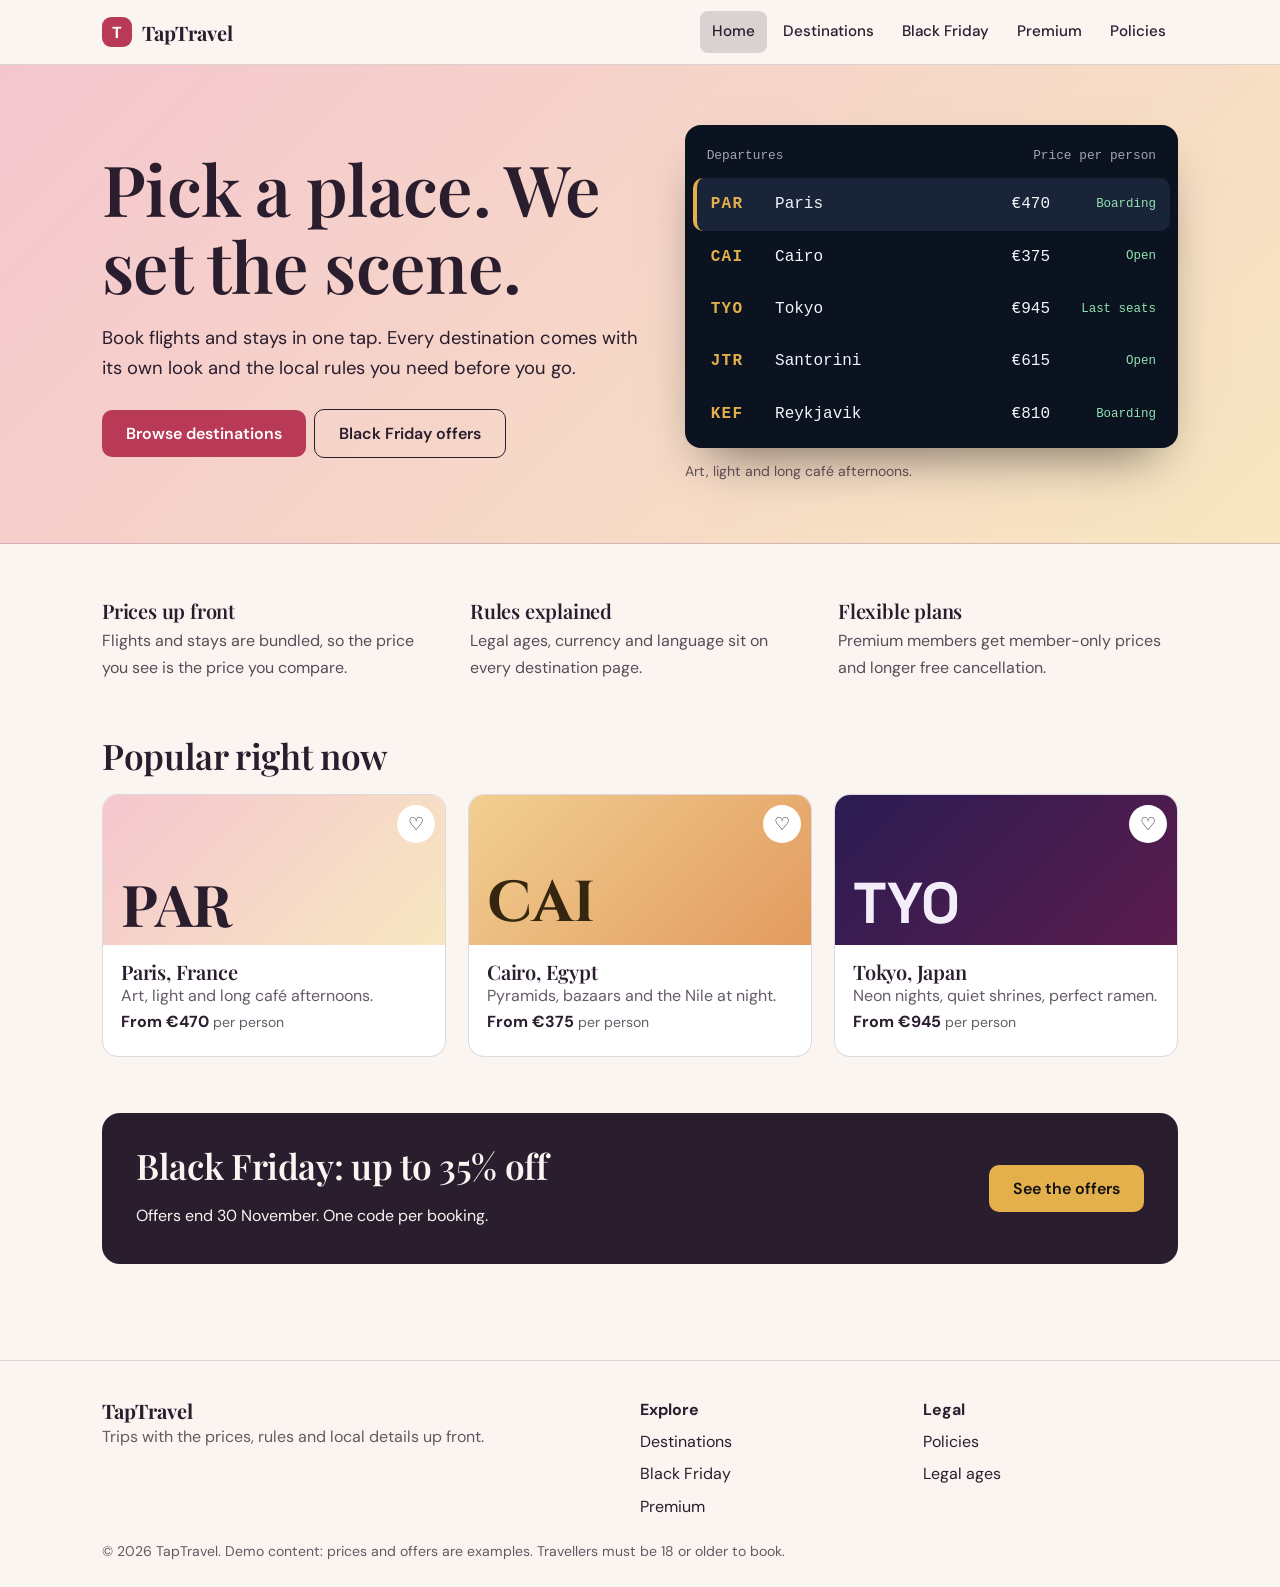
<file: taptravel-pro/taptravel-pro/index.html>
<!DOCTYPE html>
<html lang="en">
<head>
<meta charset="UTF-8">
<meta name="viewport" content="width=device-width, initial-scale=1">
<meta name="description" content="TapTravel: book trips with prices, rules and local details up front.">
<title>Book trips | TapTravel</title>
<link rel="preconnect" href="https://fonts.googleapis.com"><link rel="preconnect" href="https://fonts.gstatic.com" crossorigin>
<link href="https://fonts.googleapis.com/css2?family=Fraunces:wght@600;700&family=DM+Sans:wght@400;500;600&family=Playfair+Display:wght@600;700&family=Space+Grotesk:wght@500;700&family=Cinzel:wght@600;700&family=Syne:wght@600;700&display=swap" rel="stylesheet">
<link rel="stylesheet" href="css/style.css">
</head>
<body data-page="index">
<div id="hdr"></div>
<main>
<div class="hero"><div class="w">
  <div><h1>Pick a place. We set the scene.</h1>
  <p class="lead">Book flights and stays in one tap. Every destination comes with its own look and the local rules you need before you go.</p>
  <a class="btn" href="destinations.html">Browse destinations</a><a class="btn ghost" href="offers.html">Black Friday offers</a></div>
  <div><div class="board" role="list" aria-label="Departures"><div class="bh"><span>Departures</span><span>Price per person</span></div><div id="board"></div></div><p id="now" class="muted sm" aria-live="off" style="margin-top:12px"></p></div>
</div></div>
<section class="sec"><div class="w three">
  <div><h3>Prices up front</h3><p>Flights and stays are bundled, so the price you see is the price you compare.</p></div>
  <div><h3>Rules explained</h3><p>Legal ages, currency and language sit on every destination page.</p></div>
  <div><h3>Flexible plans</h3><p>Premium members get member-only prices and longer free cancellation.</p></div>
</div></section>
<section class="sec" style="padding-top:0"><div class="w"><h2>Popular right now</h2><div class="grid" id="pop"></div></div></section>
<section class="sec" style="padding-top:0"><div class="w"><div class="band"><div><h2>Black Friday: up to 35% off</h2><p>Offers end 30 November. One code per booking.</p></div><a class="btn y" href="offers.html">See the offers</a></div></div></section>
</main>
<div id="ftr"></div>
<script src="js/data.js"></script>
<script src="js/main.js"></script>
</body>
</html>
</file>
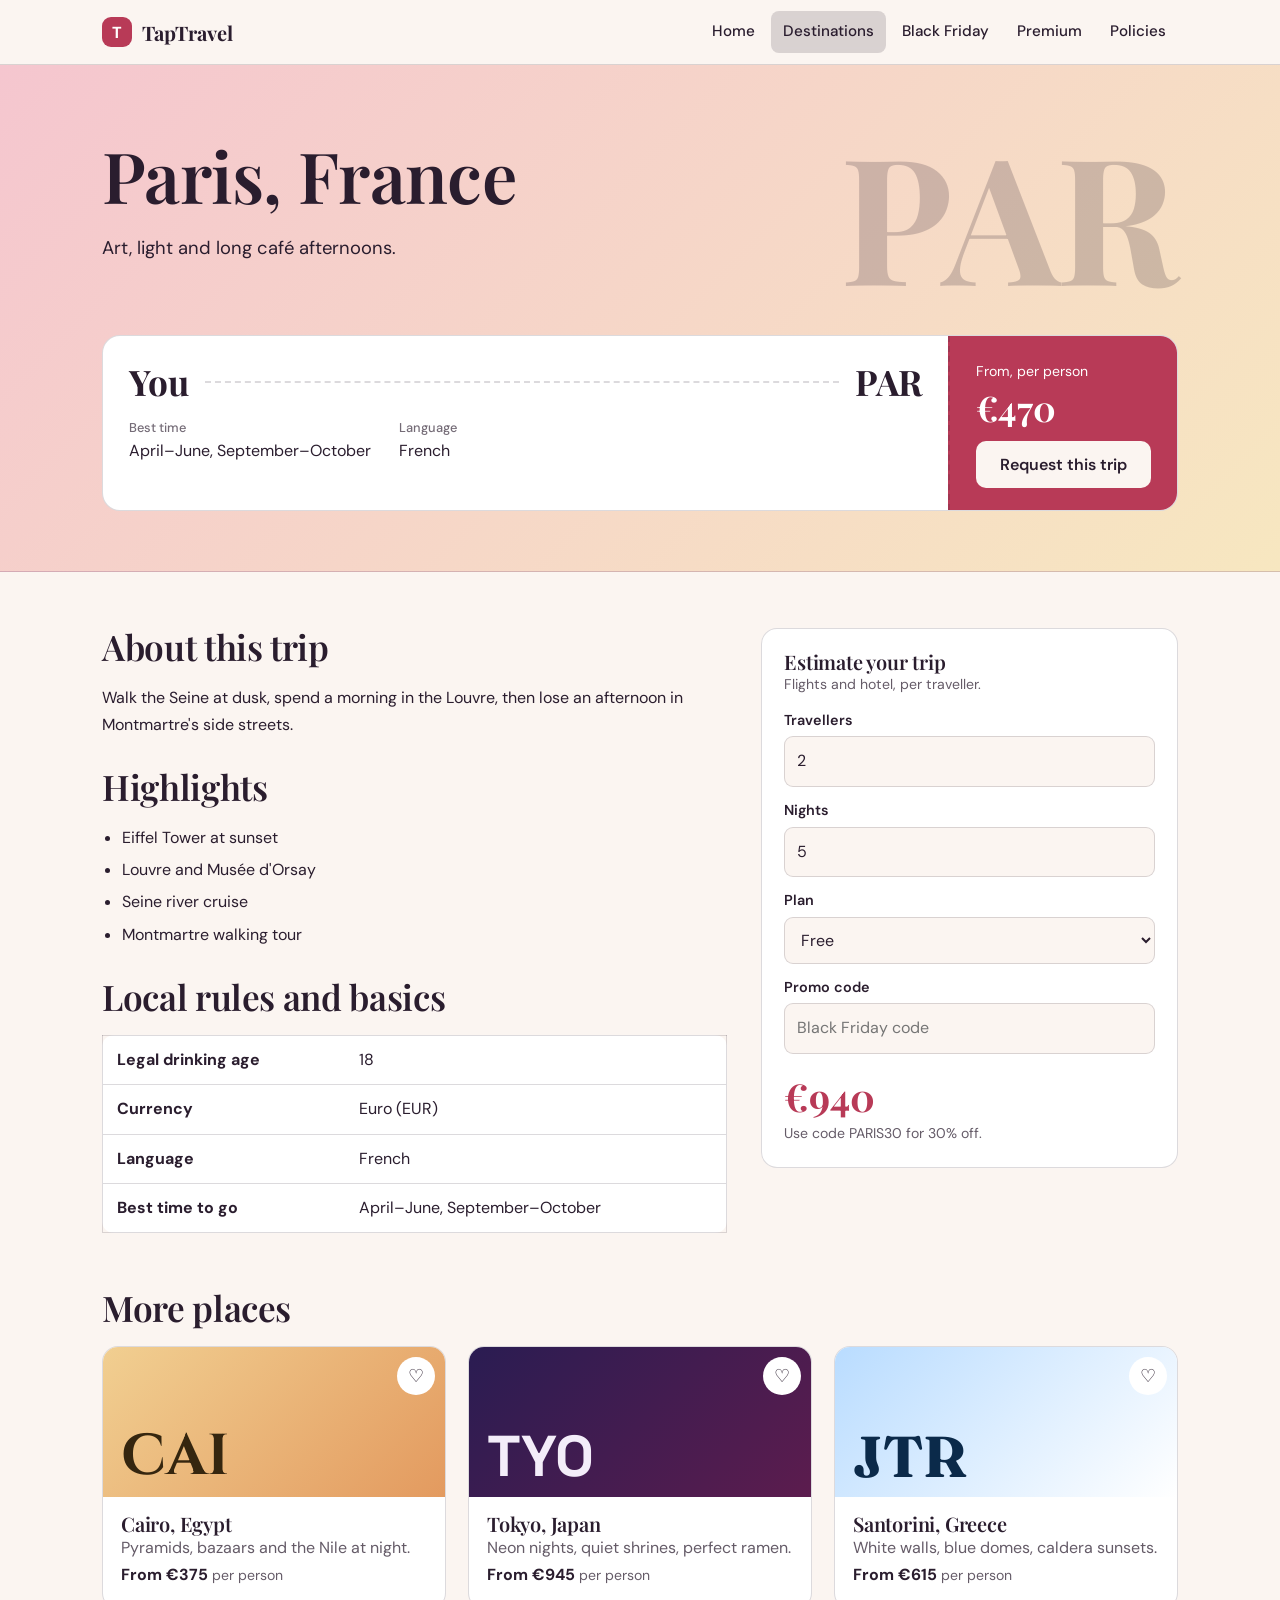
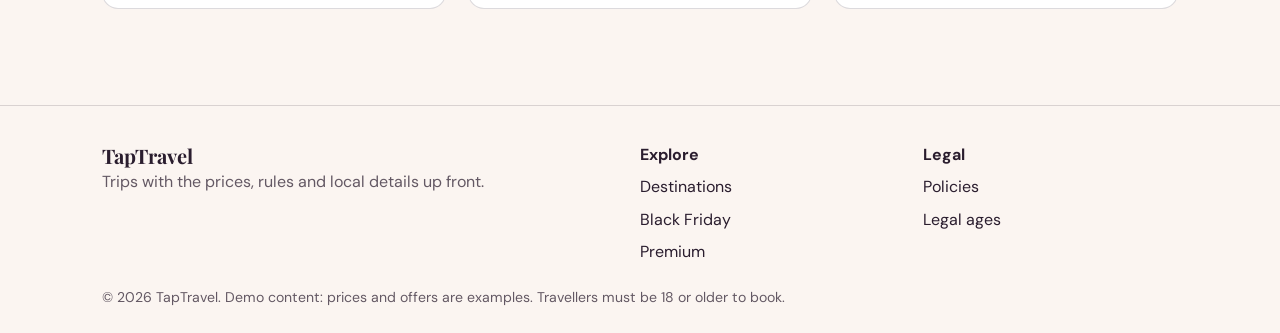
<file: taptravel-pro/taptravel-pro/destination.html>
<!DOCTYPE html>
<html lang="en">
<head>
<meta charset="UTF-8">
<meta name="viewport" content="width=device-width, initial-scale=1">
<meta name="description" content="TapTravel: book trips with prices, rules and local details up front.">
<title>Destination | TapTravel</title>
<link rel="preconnect" href="https://fonts.googleapis.com"><link rel="preconnect" href="https://fonts.gstatic.com" crossorigin>
<link href="https://fonts.googleapis.com/css2?family=Fraunces:wght@600;700&family=DM+Sans:wght@400;500;600&family=Playfair+Display:wght@600;700&family=Space+Grotesk:wght@500;700&family=Cinzel:wght@600;700&family=Syne:wght@600;700&display=swap" rel="stylesheet">
<link rel="stylesheet" href="css/style.css">
</head>
<body data-page="destination">
<div id="hdr"></div>
<main>
<div class="hero"><div class="w"><div><h1 id="name"></h1><p class="lead" id="tag"></p></div><div class="wm" id="wm" aria-hidden="true"></div></div>
<div class="w" style="display:block"><div class="ticket"><div><div class="route"><span>You</span><i></i><span id="dest"></span></div>
<div class="facts"><div><b>Best time</b><span id="best"></span></div><div><b>Language</b><span id="lang"></span></div></div></div>
<div class="stub"><span class="sm">From, per person</span><div class="price" id="from"></div><button class="btn" id="open">Request this trip</button></div></div></div></div>
<section class="sec"><div class="w cols">
<div><h2>About this trip</h2><p id="about"></p><h2 style="margin-top:30px">Highlights</h2><ul class="clean" id="hi"></ul><h2 style="margin-top:30px">Local rules and basics</h2><table><tbody id="rules"></tbody></table></div>
<div class="panel" id="est"><h3>Estimate your trip</h3><p class="muted sm">Flights and hotel, per traveller.</p>
<label for="trav">Travellers</label><input id="trav" type="number" min="1" max="9" value="2">
<label for="nights">Nights</label><input id="nights" type="number" min="3" max="21" value="5">
<label for="plan">Plan</label><select id="plan"><option value="0">Free</option><option value="10">Explorer (10% off)</option><option value="15">Globetrotter (15% off)</option></select>
<label for="promo">Promo code</label><input id="promo" placeholder="Black Friday code">
<p class="total" id="total" style="margin-top:16px" aria-live="polite"></p><p class="sm muted" id="note"></p></div>
</div></section>
<section class="sec" style="padding-top:0"><div class="w"><h2>More places</h2><div class="grid" id="more"></div></div></section>
</main>
<dialog id="req"><form id="reqform"><h3>Request this trip</h3>
<label for="fname">Full name</label><input id="fname" required autocomplete="name">
<label for="email">Email</label><input id="email" type="email" required autocomplete="email">
<label for="dob">Date of birth (18+ to book)</label><input id="dob" type="date" required>
<p id="msg" role="status"></p><p style="margin-top:14px"><button class="btn">Send request</button> <button class="btn ghost" type="button" id="close">Close</button></p></form></dialog>
<div id="ftr"></div>
<script src="js/data.js"></script>
<script src="js/main.js"></script>
</body>
</html>
</file>
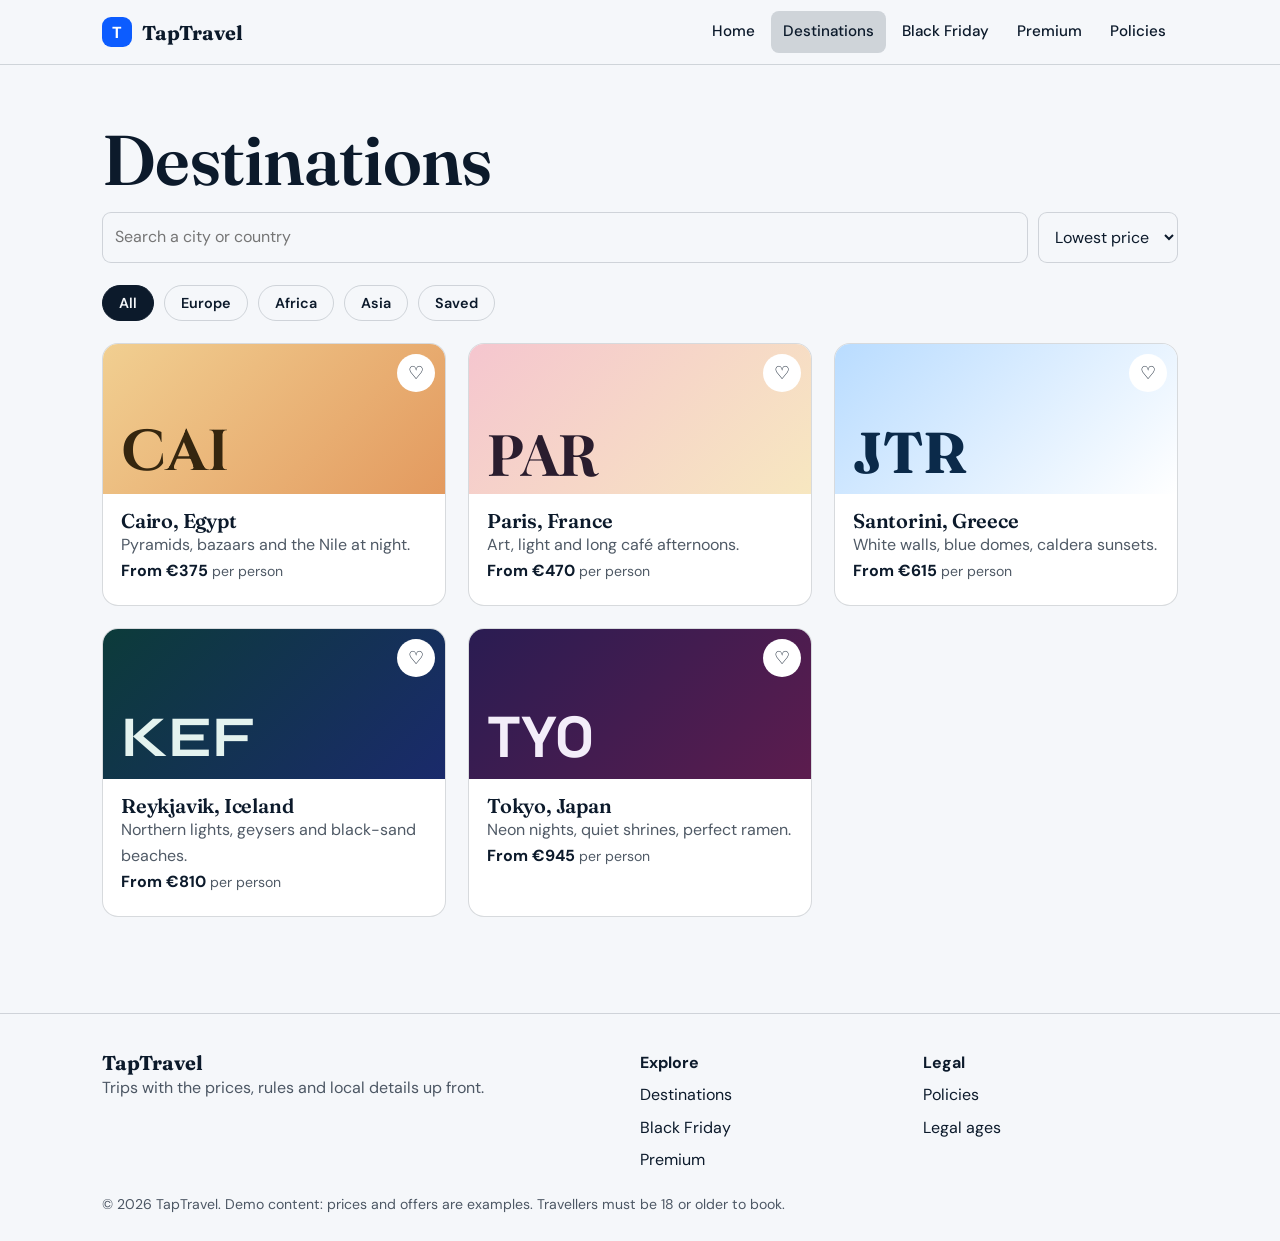
<file: taptravel-pro/taptravel-pro/destinations.html>
<!DOCTYPE html>
<html lang="en">
<head>
<meta charset="UTF-8">
<meta name="viewport" content="width=device-width, initial-scale=1">
<meta name="description" content="TapTravel: book trips with prices, rules and local details up front.">
<title>Destinations | TapTravel</title>
<link rel="preconnect" href="https://fonts.googleapis.com"><link rel="preconnect" href="https://fonts.gstatic.com" crossorigin>
<link href="https://fonts.googleapis.com/css2?family=Fraunces:wght@600;700&family=DM+Sans:wght@400;500;600&family=Playfair+Display:wght@600;700&family=Space+Grotesk:wght@500;700&family=Cinzel:wght@600;700&family=Syne:wght@600;700&display=swap" rel="stylesheet">
<link rel="stylesheet" href="css/style.css">
</head>
<body data-page="destinations">
<div id="hdr"></div>
<main><section class="sec"><div class="w"><h1>Destinations</h1>
<div class="tools"><input id="q" type="search" placeholder="Search a city or country" aria-label="Search destinations"><select id="sort" aria-label="Sort"><option value="price">Lowest price</option><option value="name">Name A–Z</option></select></div>
<div class="tools" id="chips" role="group" aria-label="Region" style="margin-top:0"></div>
<div class="grid" id="list"></div></div></section></main>
<div id="ftr"></div>
<script src="js/data.js"></script>
<script src="js/main.js"></script>
</body>
</html>
</file>
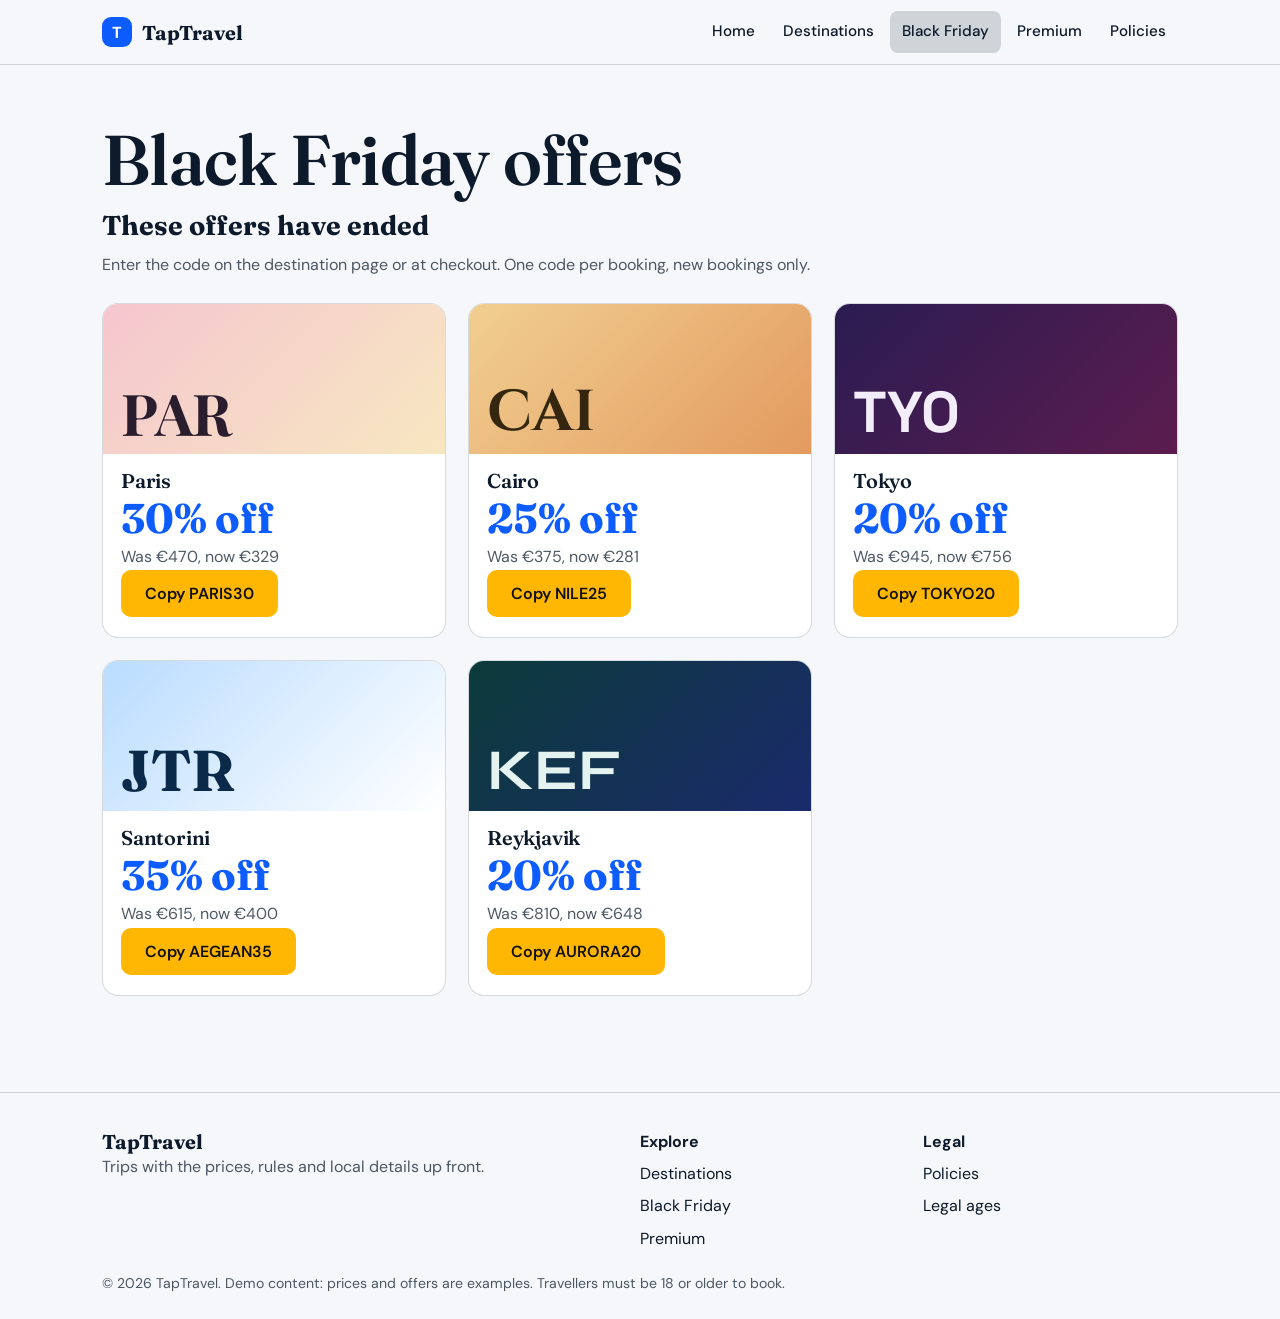
<file: taptravel-pro/taptravel-pro/offers.html>
<!DOCTYPE html>
<html lang="en">
<head>
<meta charset="UTF-8">
<meta name="viewport" content="width=device-width, initial-scale=1">
<meta name="description" content="TapTravel: book trips with prices, rules and local details up front.">
<title>Black Friday | TapTravel</title>
<link rel="preconnect" href="https://fonts.googleapis.com"><link rel="preconnect" href="https://fonts.gstatic.com" crossorigin>
<link href="https://fonts.googleapis.com/css2?family=Fraunces:wght@600;700&family=DM+Sans:wght@400;500;600&family=Playfair+Display:wght@600;700&family=Space+Grotesk:wght@500;700&family=Cinzel:wght@600;700&family=Syne:wght@600;700&display=swap" rel="stylesheet">
<link rel="stylesheet" href="css/style.css">
</head>
<body data-page="offers">
<div id="hdr"></div>
<main><section class="sec"><div class="w"><h1>Black Friday offers</h1><p id="count" style="margin:10px 0" aria-live="off"></p>
<p class="muted" style="margin-bottom:24px">Enter the code on the destination page or at checkout. One code per booking, new bookings only.</p><div class="grid" id="bf"></div></div></section></main>
<div id="ftr"></div>
<script src="js/data.js"></script>
<script src="js/main.js"></script>
</body>
</html>
</file>
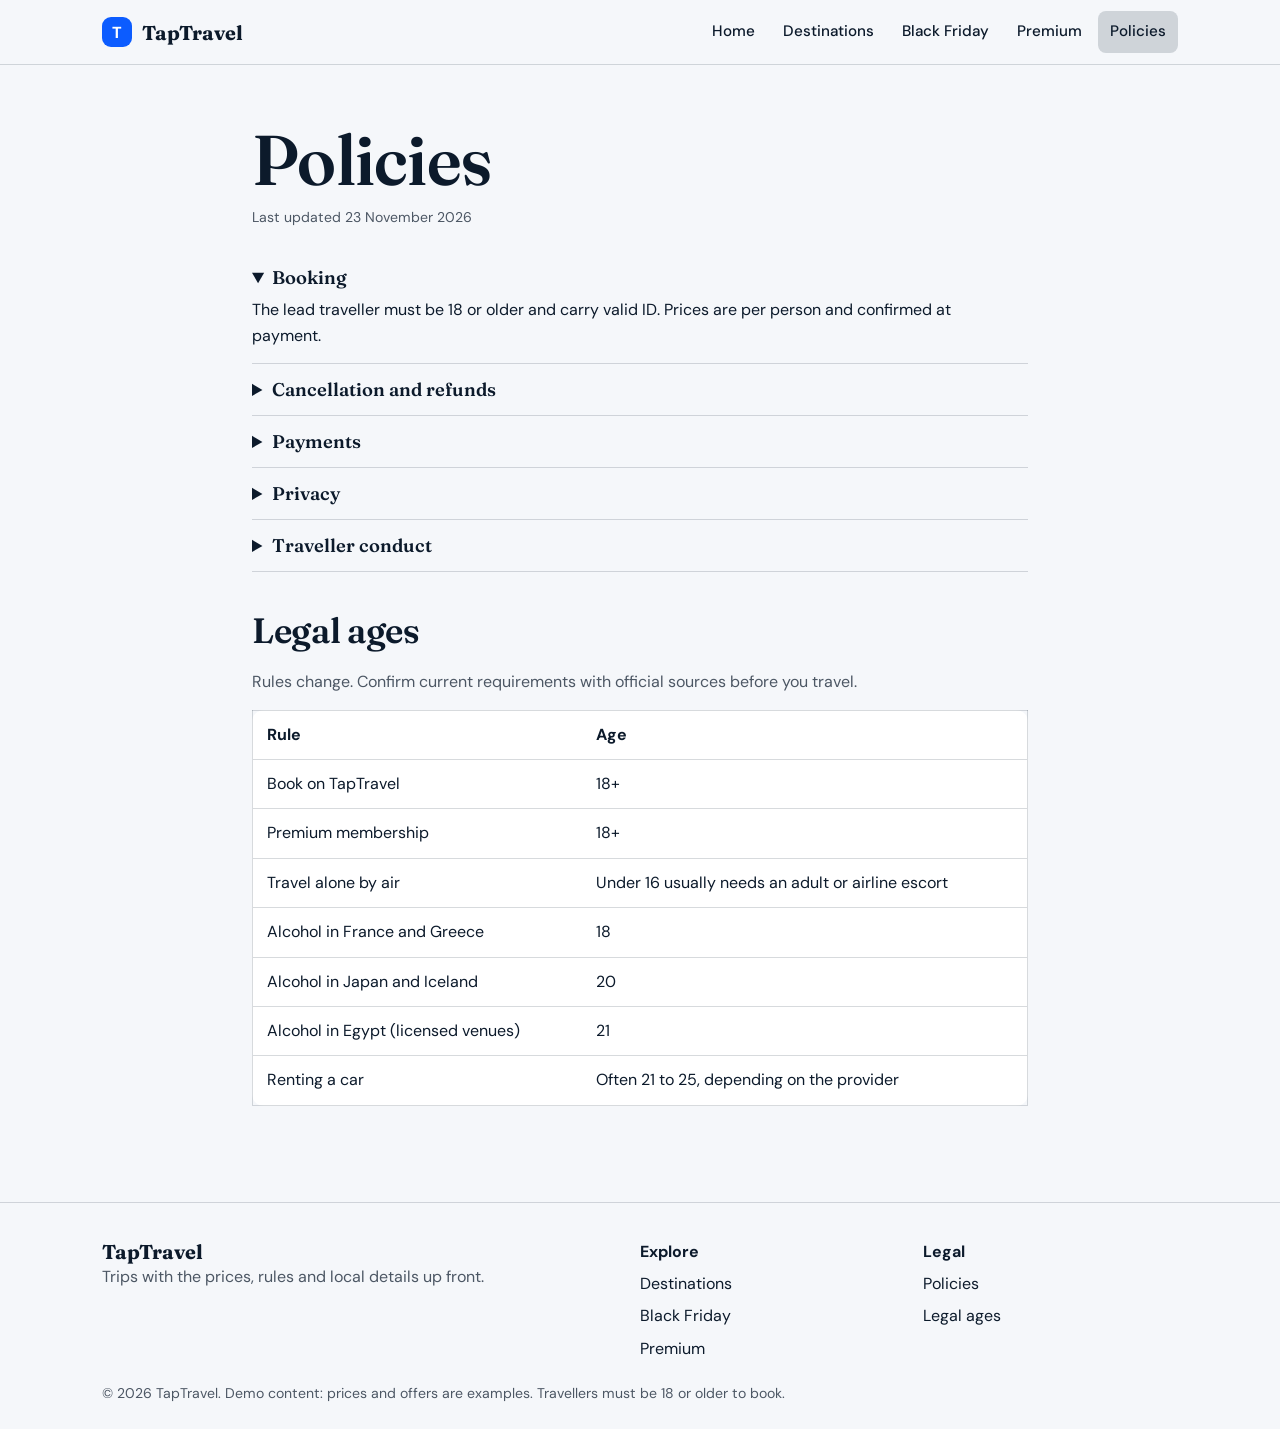
<file: taptravel-pro/taptravel-pro/policies.html>
<!DOCTYPE html>
<html lang="en">
<head>
<meta charset="UTF-8">
<meta name="viewport" content="width=device-width, initial-scale=1">
<meta name="description" content="TapTravel: book trips with prices, rules and local details up front.">
<title>Policies and legal ages | TapTravel</title>
<link rel="preconnect" href="https://fonts.googleapis.com"><link rel="preconnect" href="https://fonts.gstatic.com" crossorigin>
<link href="https://fonts.googleapis.com/css2?family=Fraunces:wght@600;700&family=DM+Sans:wght@400;500;600&family=Playfair+Display:wght@600;700&family=Space+Grotesk:wght@500;700&family=Cinzel:wght@600;700&family=Syne:wght@600;700&display=swap" rel="stylesheet">
<link rel="stylesheet" href="css/style.css">
</head>
<body data-page="policies">
<div id="hdr"></div>
<main><section class="sec"><div class="w" style="max-width:820px"><h1>Policies</h1><p class="muted sm" style="margin:8px 0 22px">Last updated 23 November 2026</p>
<details open><summary>Booking</summary><p>The lead traveller must be 18 or older and carry valid ID. Prices are per person and confirmed at payment.</p></details>
<details><summary>Cancellation and refunds</summary><p>Cancel free within 24 hours of purchase. After that, the supplier's fare rules apply. Premium members get longer free cancellation, as shown on the plans page.</p></details>
<details><summary>Payments</summary><p>We accept major cards and bank transfer. Card details go to our payment provider and are never stored on our servers.</p></details>
<details><summary>Privacy</summary><p>We collect only what we need to complete your trip and never sell personal data. You can ask for a copy or deletion at any time.</p></details>
<details><summary>Traveller conduct</summary><p>Respect local laws and customs. We may cancel bookings that involve illegal activity, without refund.</p></details>
<h2 id="ages" style="margin-top:40px">Legal ages</h2><p class="muted" style="margin-bottom:14px">Rules change. Confirm current requirements with official sources before you travel.</p>
<table><thead><tr><th>Rule</th><th>Age</th></tr></thead><tbody>
<tr><td>Book on TapTravel</td><td>18+</td></tr>
<tr><td>Premium membership</td><td>18+</td></tr>
<tr><td>Travel alone by air</td><td>Under 16 usually needs an adult or airline escort</td></tr>
<tr><td>Alcohol in France and Greece</td><td>18</td></tr>
<tr><td>Alcohol in Japan and Iceland</td><td>20</td></tr>
<tr><td>Alcohol in Egypt (licensed venues)</td><td>21</td></tr>
<tr><td>Renting a car</td><td>Often 21 to 25, depending on the provider</td></tr>
</tbody></table></div></section></main>
<div id="ftr"></div>
<script src="js/data.js"></script>
<script src="js/main.js"></script>
</body>
</html>
</file>
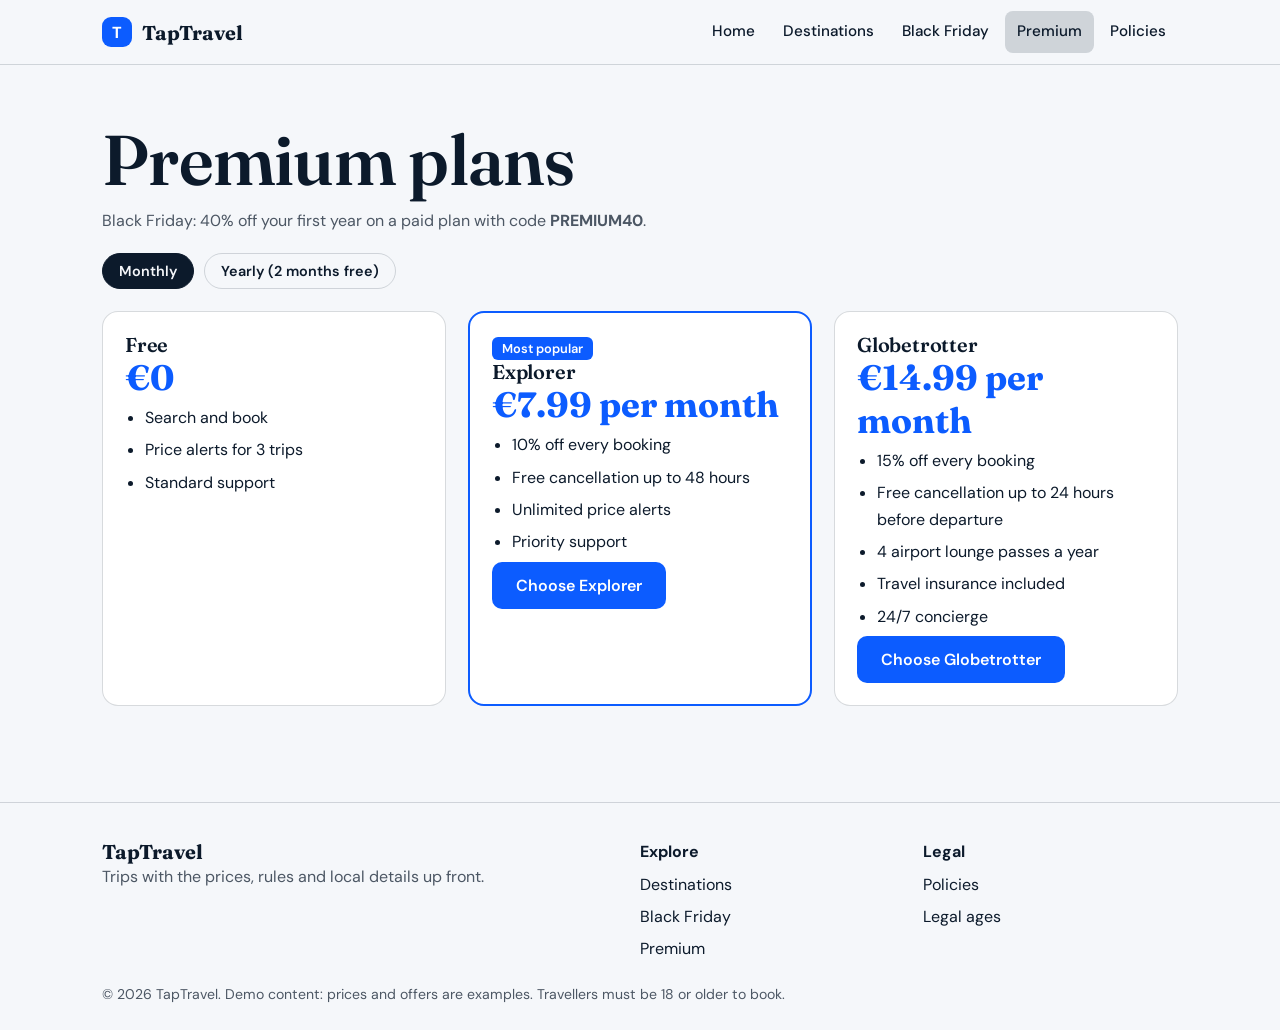
<file: taptravel-pro/taptravel-pro/premium.html>
<!DOCTYPE html>
<html lang="en">
<head>
<meta charset="UTF-8">
<meta name="viewport" content="width=device-width, initial-scale=1">
<meta name="description" content="TapTravel: book trips with prices, rules and local details up front.">
<title>Premium plans | TapTravel</title>
<link rel="preconnect" href="https://fonts.googleapis.com"><link rel="preconnect" href="https://fonts.gstatic.com" crossorigin>
<link href="https://fonts.googleapis.com/css2?family=Fraunces:wght@600;700&family=DM+Sans:wght@400;500;600&family=Playfair+Display:wght@600;700&family=Space+Grotesk:wght@500;700&family=Cinzel:wght@600;700&family=Syne:wght@600;700&display=swap" rel="stylesheet">
<link rel="stylesheet" href="css/style.css">
</head>
<body data-page="premium">
<div id="hdr"></div>
<main><section class="sec"><div class="w"><h1>Premium plans</h1><p class="muted" style="margin:10px 0 18px">Black Friday: 40% off your first year on a paid plan with code <b>PREMIUM40</b>.</p>
<div class="tools" role="group" aria-label="Billing"><button class="chip" data-bill="m" aria-pressed="true">Monthly</button><button class="chip" data-bill="y" aria-pressed="false">Yearly (2 months free)</button></div>
<div class="grid">
<div class="panel plan"><h3>Free</h3><p class="price">€0</p><ul class="clean"><li>Search and book</li><li>Price alerts for 3 trips</li><li>Standard support</li></ul></div>
<div class="panel plan best"><span class="tag">Most popular</span><h3>Explorer</h3><p class="price" id="p-ex">€7.99 per month</p><ul class="clean"><li>10% off every booking</li><li>Free cancellation up to 48 hours</li><li>Unlimited price alerts</li><li>Priority support</li></ul><p><a class="btn" href="#">Choose Explorer</a></p></div>
<div class="panel plan"><h3>Globetrotter</h3><p class="price" id="p-gl">€14.99 per month</p><ul class="clean"><li>15% off every booking</li><li>Free cancellation up to 24 hours before departure</li><li>4 airport lounge passes a year</li><li>Travel insurance included</li><li>24/7 concierge</li></ul><p><a class="btn" href="#">Choose Globetrotter</a></p></div>
</div></div></section></main>
<div id="ftr"></div>
<script src="js/data.js"></script>
<script src="js/main.js"></script>
</body>
</html>
</file>
<file: taptravel-pro/taptravel-pro/css/style.css>
/* TapTravel – theme variables (--bg, --ink, --accent …) are swapped per destination by js/main.js */
:root{--bg:#f5f7fa;--ink:#0c1a2b;--card:#fff;--accent:#0c5cff;--accent2:#ffb703;--on:#fff;--hero:linear-gradient(135deg,#dce8ff,#fff0c9);--head:'Fraunces',Georgia,serif;--body:'DM Sans',system-ui,sans-serif;--line:color-mix(in srgb,var(--ink) 16%,transparent)}
*{box-sizing:border-box;margin:0}
body{background:var(--bg);color:var(--ink);font:400 1rem/1.65 var(--body);transition:background .5s,color .5s;-webkit-font-smoothing:antialiased}
h1,h2,h3{font-family:var(--head);line-height:1.1;font-weight:600;letter-spacing:-.01em}
h1{font-size:clamp(2.4rem,6vw,4.4rem)}h2{font-size:clamp(1.6rem,3vw,2.2rem);margin-bottom:18px}h3{font-size:1.25rem}
a{color:inherit}:focus-visible{outline:3px solid var(--accent2);outline-offset:3px}
.w{max-width:1120px;margin:0 auto;padding:0 22px}.sec{padding:56px 0}.muted{opacity:.72}.sm{font-size:.88rem}.pad{padding:16px 18px 20px}
header{position:sticky;top:0;z-index:10;background:color-mix(in srgb,var(--bg) 92%,transparent);backdrop-filter:blur(8px);border-bottom:1px solid var(--line)}
header .w{display:flex;align-items:center;justify-content:space-between;gap:12px;flex-wrap:wrap;min-height:64px}
.brand{display:flex;align-items:center;gap:10px;font:700 1.25rem var(--head);text-decoration:none}
.brand i{width:30px;height:30px;border-radius:9px;background:var(--accent);color:var(--on);display:grid;place-items:center;font:800 1rem var(--body)}
nav{display:flex;gap:4px;flex-wrap:wrap}nav a{padding:8px 12px;border-radius:8px;text-decoration:none;font-weight:500;font-size:.95rem}
nav a:hover,nav a[aria-current]{background:var(--line)}
.btn{display:inline-flex;align-items:center;background:var(--accent);color:var(--on);padding:13px 24px;border-radius:10px;border:0;font:600 1rem var(--body);text-decoration:none;cursor:pointer;transition:filter .2s}
.btn:hover{filter:brightness(1.12)}.btn.ghost{background:transparent;color:inherit;border:1.5px solid var(--ink)}.btn.y{background:var(--accent2);color:#111}
.hero{background:var(--hero);transition:background .8s;padding:60px 0;border-bottom:1px solid var(--line)}
.hero .w{display:grid;grid-template-columns:1.1fr 1fr;gap:40px;align-items:center}
.hero p.lead{font-size:1.15rem;max-width:44ch;margin:18px 0 26px}.hero .btn+.btn{margin-left:8px}
.wm{font:700 clamp(5rem,14vw,11rem)/1 var(--head);opacity:.2;text-align:right}
.board{background:#0b1220;color:#f2f5fa;border-radius:16px;padding:8px;box-shadow:0 26px 50px -22px rgba(0,0,0,.55);font-family:ui-monospace,Menlo,Consolas,monospace}
.bh{padding:12px 14px;font-size:.8rem;opacity:.65;display:flex;justify-content:space-between}
.row{display:grid;grid-template-columns:3.4rem 1fr auto 6rem;gap:10px;align-items:center;padding:13px 14px;border-radius:10px;border-left:4px solid transparent;text-decoration:none;color:inherit}
.row b{color:var(--accent2);letter-spacing:.08em}.row.on,.row:hover{background:#1a2438;border-color:var(--accent2)}.st{font-size:.78rem;text-align:right;color:#8fe3b0}
.three{display:grid;grid-template-columns:repeat(3,1fr);gap:28px}.three p{margin-top:6px;opacity:.78}
.grid{display:grid;grid-template-columns:repeat(auto-fill,minmax(260px,1fr));gap:22px}
.card{position:relative;background:var(--card);border:1px solid var(--line);border-radius:16px;overflow:hidden;transition:transform .2s,box-shadow .2s}
.card:hover{transform:translateY(-3px);box-shadow:0 16px 30px -20px rgba(0,0,0,.5)}
.art{display:block;text-decoration:none;color:inherit}.cover{height:150px;display:flex;align-items:flex-end;padding:12px 18px;font:700 3.6rem/1 var(--head)}
.save{position:absolute;top:10px;right:10px;width:38px;height:38px;border-radius:50%;border:0;background:var(--card);color:var(--ink);cursor:pointer;font-size:1.15rem}
.band{background:var(--ink);color:var(--bg);border-radius:18px;padding:34px;display:flex;justify-content:space-between;align-items:center;gap:20px;flex-wrap:wrap}
.tools{display:flex;gap:10px;flex-wrap:wrap;margin:14px 0 22px}.tools input{flex:1;min-width:180px}.tools select{width:auto}
.chip{padding:8px 16px;border-radius:999px;border:1.5px solid var(--line);background:transparent;color:inherit;font:600 .9rem var(--body);cursor:pointer}
.chip[aria-pressed=true]{background:var(--ink);color:var(--bg);border-color:var(--ink)}
.ticket{display:grid;grid-template-columns:1fr auto;background:var(--card);border:1px solid var(--line);border-radius:18px;overflow:hidden;margin-top:34px}
.ticket>div{padding:22px 26px}.stub{border-left:2px dashed var(--line);background:var(--accent);color:var(--on);min-width:210px}
.route{display:flex;align-items:center;gap:16px;font:700 2.2rem var(--head)}.route i{flex:1;border-top:2px dashed var(--line);min-width:30px}
.facts{display:flex;gap:28px;flex-wrap:wrap;margin-top:12px}.facts b{display:block;font-size:.8rem;opacity:.65;font-weight:500}
.stub .btn{background:var(--bg);color:var(--ink);margin-top:10px}.stub .price{font:700 2.2rem var(--head)}
.cols{display:grid;grid-template-columns:1.5fr 1fr;gap:34px;align-items:start}
.panel{background:var(--card);border:1px solid var(--line);border-radius:16px;padding:22px}
label{display:block;font-weight:600;font-size:.9rem;margin:12px 0 4px}
input,select{width:100%;padding:11px 12px;border-radius:9px;border:1.5px solid var(--line);background:var(--bg);color:inherit;font:inherit}
.total{font:700 2.4rem var(--head);color:var(--accent)}ul.clean{padding-left:20px}ul.clean li{margin:6px 0}
table{width:100%;border-collapse:collapse;background:var(--card);border:1px solid var(--line);border-radius:12px}th,td{padding:11px 14px;border-bottom:1px solid var(--line);text-align:left}
.plan.best{border:2px solid var(--accent)}.plan .price{font:700 2.2rem var(--head);color:var(--accent)}.tag{display:inline-block;background:var(--accent);color:var(--on);border-radius:6px;padding:1px 10px;font-size:.8rem;font-weight:600}
.big{font:700 2.6rem var(--head);color:var(--accent)}#count{font:700 1.7rem var(--head)}
details{border-bottom:1px solid var(--line);padding:14px 0}summary{cursor:pointer;font:600 1.15rem var(--head)}details p{margin-top:8px;max-width:70ch}
dialog{border:0;border-radius:18px;padding:26px;max-width:420px;width:92%;background:var(--card);color:var(--ink)}dialog::backdrop{background:rgba(5,10,20,.6)}
#msg{margin-top:12px;font-weight:600}
footer{border-top:1px solid var(--line);padding:36px 0 24px;margin-top:40px}.fcols{display:grid;grid-template-columns:2fr 1fr 1fr;gap:28px;margin-bottom:20px}.fcols a{display:block;text-decoration:none;margin-top:6px}
@media(max-width:820px){.hero .w,.cols,.three,.fcols{grid-template-columns:1fr}.ticket{grid-template-columns:1fr}.stub{border-left:0;border-top:2px dashed var(--line)}.wm{text-align:left}}
@media(prefers-reduced-motion:reduce){*{transition:none!important}}
</file>
